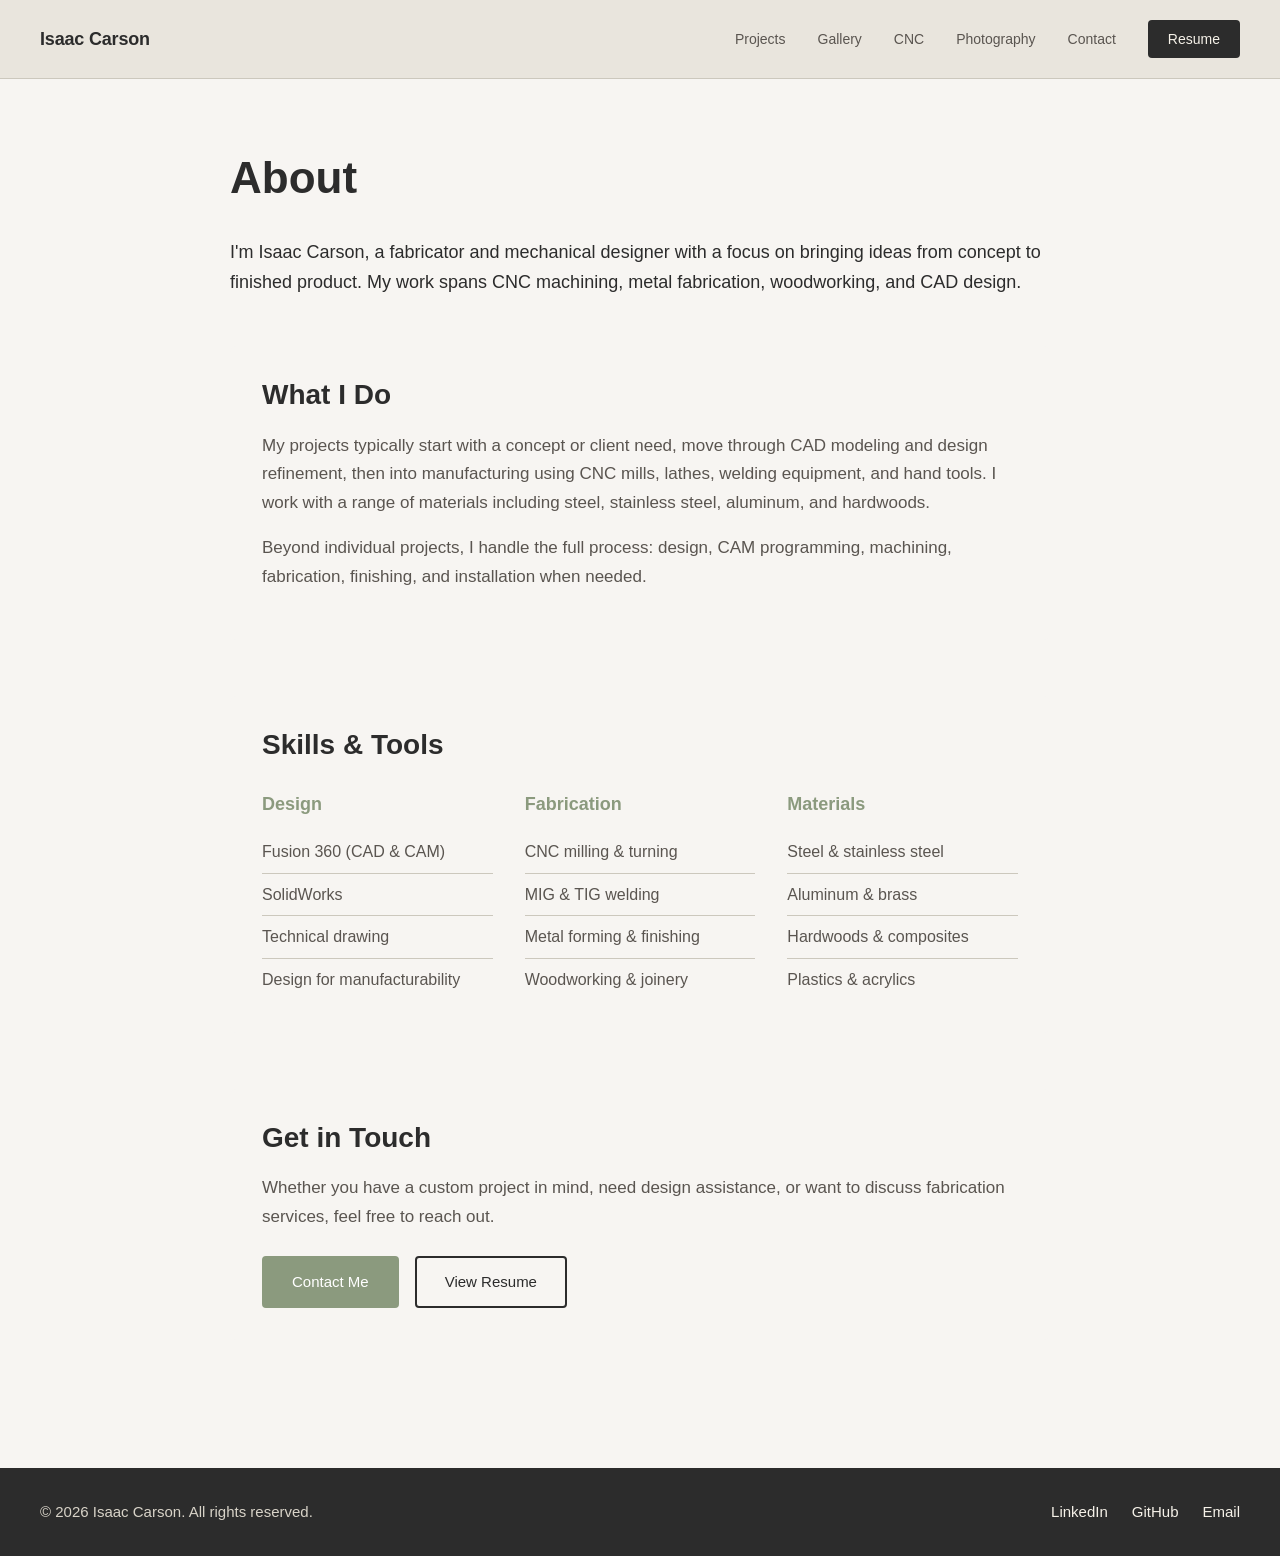
<file: about.html>
<!DOCTYPE html>
<html lang="en">
<head>
    <meta charset="UTF-8">
    <meta name="viewport" content="width=device-width, initial-scale=1.0">
    <meta name="description" content="About Isaac Carson - Fabrication, mechanical design, and engineering portfolio">
    <title>About | Isaac Carson</title>
    <link rel="stylesheet" href="style.css">
</head>
<body>

    <!-- Navigation -->
    <header class="header">
        <nav class="nav-container">
            <a href="/" class="logo">Isaac Carson</a>
            <div class="nav-links">
                <a href="index.html#projects" class="nav-link">Projects</a>
                <a href="index.html#gallery" class="nav-link">Gallery</a>
                <a href="index.html#cnc" class="nav-link">CNC</a>
                <a href="photography.html" class="nav-link">Photography</a>
                <a href="index.html#contact" class="nav-link">Contact</a>
                <a href="resume.pdf" class="nav-link nav-resume" target="_blank">Resume</a>
            </div>
        </nav>
    </header>

    <!-- About Content -->
    <section class="about-page">
        <div class="section-container-narrow">
            <h1 class="section-title">About</h1>
            
            <div class="about-content">
                <div class="about-intro">
                    <p>
                        I'm Isaac Carson, a fabricator and mechanical designer with a focus on 
                        bringing ideas from concept to finished product. My work spans CNC machining, 
                        metal fabrication, woodworking, and CAD design.
                    </p>
                </div>

                <div class="about-section-block">
                    <h2>What I Do</h2>
                    <p>
                        My projects typically start with a concept or client need, move through 
                        CAD modeling and design refinement, then into manufacturing using CNC mills, 
                        lathes, welding equipment, and hand tools. I work with a range of materials 
                        including steel, stainless steel, aluminum, and hardwoods.
                    </p>
                    <p>
                        Beyond individual projects, I handle the full process: design, CAM programming, 
                        machining, fabrication, finishing, and installation when needed.
                    </p>
                </div>

                <div class="about-section-block">
                    <h2>Skills & Tools</h2>
                    <div class="skills-list">
                        <div class="skill-category">
                            <h3>Design</h3>
                            <ul>
                                <li>Fusion 360 (CAD & CAM)</li>
                                <li>SolidWorks</li>
                                <li>Technical drawing</li>
                                <li>Design for manufacturability</li>
                            </ul>
                        </div>
                        <div class="skill-category">
                            <h3>Fabrication</h3>
                            <ul>
                                <li>CNC milling & turning</li>
                                <li>MIG & TIG welding</li>
                                <li>Metal forming & finishing</li>
                                <li>Woodworking & joinery</li>
                            </ul>
                        </div>
                        <div class="skill-category">
                            <h3>Materials</h3>
                            <ul>
                                <li>Steel & stainless steel</li>
                                <li>Aluminum & brass</li>
                                <li>Hardwoods & composites</li>
                                <li>Plastics & acrylics</li>
                            </ul>
                        </div>
                    </div>
                </div>

                <div class="about-section-block">
                    <h2>Get in Touch</h2>
                    <p>
                        Whether you have a custom project in mind, need design assistance, or want 
                        to discuss fabrication services, feel free to reach out.
                    </p>
                    <div class="about-cta">
                        <a href="index.html#contact" class="btn btn-primary">Contact Me</a>
                        <a href="resume.pdf" class="btn btn-secondary" target="_blank">View Resume</a>
                    </div>
                </div>
            </div>
        </div>
    </section>

    <!-- Footer -->
    <footer class="footer">
        <div class="footer-container">
            <p>&copy; 2026 Isaac Carson. All rights reserved.</p>
            <div class="footer-links">
                <a href="https://linkedin.com/in/yourprofile" target="_blank">LinkedIn</a>
                <a href="https://github.com/yourprofile" target="_blank">GitHub</a>
                <a href="mailto:isaac@example.com">Email</a>
            </div>
        </div>
    </footer>

</body>
</html>
</file>
<file: style.css>
/* ===============================================
   COLOR PALETTE - UPDATED (Softer on Eyes)
   ===============================================
   
   Primary Background: #E8E4DC (Softer Warm Cream)
   Secondary Background: #F7F5F2 (Off-White)
   Accent Sage: #8B9A7E (Muted Sage Green)
   Dark Primary: #2C2C2C (Charcoal)
   Dark Secondary: #5A5550 (Warm Brown-Gray)
   Accent Brown: #8C7A6B (Earth Brown)
   Light Sage: #B8C4AE (Soft Sage)
   Border: #CCC8BD (Darker Subtle Border)
   
================================================= */

/* Reset & Base */
* {
    margin: 0;
    padding: 0;
    box-sizing: border-box;
}

html {
    scroll-behavior: smooth;
}

body {
    font-family: -apple-system, BlinkMacSystemFont, 'Segoe UI', 'Helvetica Neue', Arial, sans-serif;
    font-size: 16px;
    line-height: 1.6;
    color: #2C2C2C;
    background-color: #E8E4DC;
    -webkit-font-smoothing: antialiased;
    -moz-osx-font-smoothing: grayscale;
}

/* Typography */
h1, h2, h3, h4, h5, h6 {
    font-weight: 600;
    line-height: 1.2;
    color: #2C2C2C;
}

a {
    text-decoration: none;
    color: inherit;
    transition: all 0.25s ease;
}

img {
    max-width: 100%;
    height: auto;
    display: block;
}


/* ===============================================
   HEADER & NAVIGATION
================================================= */

.header {
    position: fixed;
    top: 0;
    left: 0;
    right: 0;
    background: rgba(232, 228, 220, 0.95);
    backdrop-filter: blur(10px);
    border-bottom: 1px solid #CCC8BD;
    z-index: 1000;
}

.nav-container {
    max-width: 1400px;
    margin: 0 auto;
    padding: 1.25rem 2.5rem;
    display: flex;
    justify-content: space-between;
    align-items: center;
}

.logo {
    font-size: 1.125rem;
    font-weight: 600;
    color: #2C2C2C;
    letter-spacing: -0.01em;
}

.logo:hover {
    color: #8B9A7E;
}

.nav-links {
    display: flex;
    gap: 2rem;
    align-items: center;
}

.nav-link {
    font-size: 0.9375rem;
    color: #5A5550;
    font-weight: 500;
    position: relative;
}

.nav-link:hover {
    color: #2C2C2C;
}

.nav-link::after {
    content: '';
    position: absolute;
    bottom: -4px;
    left: 0;
    width: 0;
    height: 2px;
    background: #8B9A7E;
    transition: width 0.25s ease;
}

.nav-link:hover::after {
    width: 100%;
}

.nav-resume {
    padding: 0.5rem 1.25rem;
    background: #2C2C2C;
    color: #F5F1E8;
    border-radius: 4px;
}

.nav-resume:hover {
    background: #8B9A7E;
    color: #FFFFFF;
}

.nav-resume::after {
    display: none;
}


/* ===============================================
   HERO SECTION
================================================= */

.hero {
    padding-top: 5rem;
    background: #F7F5F2;
}

.hero-container {
    max-width: 1400px;
    margin: 0 auto;
    padding: 5rem 2.5rem;
    display: grid;
    grid-template-columns: 1.1fr 0.9fr;
    gap: 4rem;
    align-items: center;
    min-height: calc(100vh - 5rem);
}

.hero-content {
    max-width: 600px;
}

.hero-title {
    font-size: clamp(2.5rem, 5vw, 3.75rem);
    font-weight: 600;
    margin-bottom: 1.25rem;
    color: #2C2C2C;
    letter-spacing: -0.02em;
}

.hero-subtitle {
    font-size: 1.125rem;
    line-height: 1.7;
    color: #5A5550;
    margin-bottom: 2rem;
}

.hero-actions {
    display: flex;
    gap: 1rem;
    flex-wrap: wrap;
}

.hero-media {
    display: flex;
    align-items: center;
    justify-content: center;
}

.cad-render-container {
    width: 100%;
    aspect-ratio: 1 / 1;
    background: #E8E4DC;
    border: 2px solid #CCC8BD;
    border-radius: 6px;
    display: flex;
    align-items: center;
    justify-content: center;
    position: relative;
    overflow: hidden;
}

.render-placeholder {
    text-align: center;
    color: #8C7A6B;
}

.render-placeholder p {
    font-size: 1.125rem;
    font-weight: 600;
    margin-bottom: 0.5rem;
}

.render-placeholder span {
    font-size: 0.875rem;
    color: #5A5550;
}


/* ===============================================
   BUTTONS
================================================= */

.btn {
    display: inline-block;
    padding: 0.75rem 1.75rem;
    font-size: 0.9375rem;
    font-weight: 500;
    border-radius: 4px;
    cursor: pointer;
    border: 2px solid transparent;
    transition: all 0.25s ease;
}

.btn-primary {
    background: #8B9A7E;
    color: #FFFFFF;
    border-color: #8B9A7E;
}

.btn-primary:hover {
    background: #7A8A6D;
    border-color: #7A8A6D;
}

.btn-secondary {
    background: transparent;
    color: #2C2C2C;
    border-color: #2C2C2C;
}

.btn-secondary:hover {
    background: #2C2C2C;
    color: #F5F1E8;
}


/* ===============================================
   SECTIONS
================================================= */

.section-container {
    max-width: 1400px;
    margin: 0 auto;
    padding: 4.5rem 2.5rem;
}

.section-container-narrow {
    max-width: 900px;
    margin: 0 auto;
    padding: 4.5rem 2.5rem;
}

.section-title {
    font-size: clamp(2rem, 4vw, 2.75rem);
    margin-bottom: 1rem;
    color: #2C2C2C;
    font-weight: 600;
}

.section-intro {
    font-size: 1.0625rem;
    color: #5A5550;
    margin-bottom: 3rem;
    max-width: 700px;
}


/* ===============================================
   FEATURED PROJECTS
================================================= */

.featured-projects {
    background: #E8E4DC;
}

.projects-grid {
    display: grid;
    grid-template-columns: repeat(auto-fit, minmax(340px, 1fr));
    gap: 2rem;
}

.project-card {
    background: #F7F5F2;
    border-radius: 6px;
    overflow: hidden;
    transition: transform 0.3s ease, box-shadow 0.3s ease;
    display: flex;
    flex-direction: column;
}

.project-card:hover {
    transform: translateY(-4px);
    box-shadow: 0 8px 24px rgba(44, 44, 44, 0.12);
}

.project-image {
    width: 100%;
    aspect-ratio: 4 / 3;
    overflow: hidden;
    background: #E8E4DC;
}

.project-image img {
    width: 100%;
    height: 100%;
    object-fit: cover;
    transition: transform 0.4s ease;
}

.project-card:hover .project-image img {
    transform: scale(1.05);
}

.project-details {
    padding: 1.75rem;
    display: flex;
    flex-direction: column;
    flex: 1;
}

.project-title {
    font-size: 1.375rem;
    font-weight: 600;
    margin-bottom: 0.5rem;
    color: #2C2C2C;
}

.project-description {
    font-size: 1rem;
    color: #5A5550;
    margin-bottom: 1rem;
    line-height: 1.5;
}

.project-tags {
    font-size: 0.8125rem;
    color: #8C7A6B;
    font-weight: 500;
    text-transform: uppercase;
    letter-spacing: 0.05em;
    margin-bottom: 1.5rem;
    display: block;
}

.project-btn {
    display: inline-block;
    padding: 0.625rem 1.5rem;
    background: transparent;
    color: #8B9A7E;
    border: 2px solid #8B9A7E;
    border-radius: 4px;
    font-size: 0.9375rem;
    font-weight: 500;
    text-decoration: none;
    transition: all 0.25s ease;
    text-align: center;
    align-self: flex-start;
    margin-top: auto;
}

.project-btn:hover {
    background: #8B9A7E;
    color: #FFFFFF;
}


/* ===============================================
   GALLERY SECTION
================================================= */

.gallery-section {
    background: #F7F5F2;
}

.gallery-grid {
    display: grid;
    grid-template-columns: repeat(auto-fit, minmax(280px, 1fr));
    gap: 1.5rem;
}

.gallery-item {
    position: relative;
    aspect-ratio: 1 / 1;
    overflow: hidden;
    border-radius: 4px;
    cursor: pointer;
    background: #E8E4DC;
}

.gallery-item img {
    width: 100%;
    height: 100%;
    object-fit: cover;
    transition: transform 0.4s ease;
}

.gallery-overlay {
    position: absolute;
    bottom: 0;
    left: 0;
    right: 0;
    background: linear-gradient(to top, rgba(44, 44, 44, 0.85), transparent);
    padding: 1.5rem 1rem 1rem;
    transform: translateY(100%);
    transition: transform 0.3s ease;
}

.gallery-overlay span {
    color: #F7F5F2;
    font-size: 0.9375rem;
    font-weight: 500;
}

.gallery-item:hover img {
    transform: scale(1.1);
}

.gallery-item:hover .gallery-overlay {
    transform: translateY(0);
}


/* ===============================================
   CNC CAPABILITIES SECTION
================================================= */

.cnc-section {
    background: #E8E4DC;
}

.cnc-content {
    max-width: 900px;
    margin: 0 auto;
    text-align: center;
}

.cnc-intro {
    font-size: 1.125rem;
    line-height: 1.7;
    color: #5A5550;
    margin-bottom: 3rem;
}

.capabilities-grid {
    display: grid;
    grid-template-columns: repeat(auto-fit, minmax(200px, 1fr));
    gap: 2rem;
    margin-bottom: 2.5rem;
}

.capability-item {
    text-align: center;
}

.capability-icon {
    width: 60px;
    height: 60px;
    margin: 0 auto 1rem;
    background: #8B9A7E;
    border-radius: 50%;
    display: flex;
    align-items: center;
    justify-content: center;
    font-size: 1.5rem;
    color: #F7F5F2;
}

.capability-item h3 {
    font-size: 1.125rem;
    font-weight: 600;
    color: #2C2C2C;
    margin-bottom: 0.5rem;
}

.capability-item p {
    font-size: 0.9375rem;
    color: #5A5550;
    line-height: 1.5;
}


/* ===============================================
   PHOTOGRAPHY EASTER EGG
================================================= */

.photography-easter-egg {
    background: #F7F5F2;
    padding: 3rem 2.5rem;
    text-align: center;
}

.easter-egg-container {
    max-width: 600px;
    margin: 0 auto;
}

.easter-egg-hint {
    font-size: 0.9375rem;
    color: #8C7A6B;
    margin-bottom: 1rem;
    font-style: italic;
}

.easter-egg-link {
    display: inline-block;
    padding: 0.625rem 1.5rem;
    background: transparent;
    color: #8C7A6B;
    border: 1px solid #CCC8BD;
    border-radius: 4px;
    font-size: 0.9375rem;
    font-weight: 500;
    text-decoration: none;
    transition: all 0.25s ease;
}

.easter-egg-link:hover {
    background: #8C7A6B;
    color: #F7F5F2;
    border-color: #8C7A6B;
}


/* ===============================================
   CONTACT SECTION - SUBTLE REDESIGN
================================================= */

.contact-section {
    background: #E8E4DC;
    padding: 4rem 2.5rem;
}

.contact-subtle {
    max-width: 700px;
    margin: 0 auto;
    text-align: center;
}

.contact-subtle h2 {
    font-size: clamp(1.75rem, 4vw, 2.25rem);
    margin-bottom: 1rem;
}

.contact-subtle p {
    font-size: 1.0625rem;
    color: #5A5550;
    margin-bottom: 2rem;
}

.contact-methods {
    display: flex;
    justify-content: center;
    gap: 1.5rem;
    flex-wrap: wrap;
}

.contact-method {
    display: inline-flex;
    align-items: center;
    gap: 0.5rem;
    padding: 0.75rem 1.5rem;
    background: #F7F5F2;
    border: 1px solid #CCC8BD;
    border-radius: 4px;
    color: #5A5550;
    text-decoration: none;
    font-size: 0.9375rem;
    font-weight: 500;
    transition: all 0.25s ease;
}

.contact-method:hover {
    background: #8B9A7E;
    color: #F7F5F2;
    border-color: #8B9A7E;
}


/* ===============================================
   PHOTOGRAPHY SECTION (Old - Remove)
================================================= */

.photography-section {
    display: none; /* Replaced with easter egg */
}

.photography-grid {
    display: grid;
    grid-template-columns: repeat(auto-fit, minmax(300px, 1fr));
    gap: 1.25rem;
}

.photo-item {
    aspect-ratio: 3 / 2;
    overflow: hidden;
    border-radius: 4px;
    background: #E8E4DC;
}

.photo-item img {
    width: 100%;
    height: 100%;
    object-fit: cover;
    transition: opacity 0.3s ease;
}

.photo-item:hover img {
    opacity: 0.9;
}


/* ===============================================
   CONTACT SECTION (Old - Replaced)
================================================= */

.contact-section.old-style {
    background: #FFFFFF;
    display: none;
}

.contact-form {
    margin-top: 2.5rem;
}

.form-group {
    margin-bottom: 1.75rem;
}

.form-group label {
    display: block;
    font-size: 0.9375rem;
    font-weight: 500;
    color: #2C2C2C;
    margin-bottom: 0.5rem;
}

.form-group input,
.form-group textarea {
    width: 100%;
    padding: 0.875rem 1rem;
    font-size: 1rem;
    font-family: inherit;
    color: #2C2C2C;
    background: #E8E4DC;
    border: 2px solid #CCC8BD;
    border-radius: 4px;
    transition: border-color 0.25s ease;
}

.form-group input:focus,
.form-group textarea:focus {
    outline: none;
    border-color: #8B9A7E;
}

.form-group textarea {
    resize: vertical;
    min-height: 140px;
}

.contact-alternative {
    margin-top: 2.5rem;
    text-align: center;
    padding-top: 2rem;
    border-top: 1px solid #CCC8BD;
}

.contact-alternative p {
    color: #5A5550;
}

.contact-alternative a {
    color: #8B9A7E;
    font-weight: 500;
}

.contact-alternative a:hover {
    color: #7A8A6D;
    text-decoration: underline;
}


/* ===============================================
   FOOTER
================================================= */

.footer {
    background: #2C2C2C;
    color: #F5F1E8;
}

.footer-container {
    max-width: 1400px;
    margin: 0 auto;
    padding: 2rem 2.5rem;
    display: flex;
    justify-content: space-between;
    align-items: center;
    flex-wrap: wrap;
    gap: 1.5rem;
}

.footer p {
    font-size: 0.9375rem;
    color: #D8D3C8;
}

.footer-links {
    display: flex;
    gap: 1.5rem;
}

.footer-links a {
    font-size: 0.9375rem;
    color: #F5F1E8;
    font-weight: 500;
}

.footer-links a:hover {
    color: #8B9A7E;
}


.nav-link.active {
    color: #2C2C2C;
}

.nav-link.active::after {
    width: 100%;
}


/* ===============================================
   ANIMATIONS
================================================= */

.fade-in {
    opacity: 0;
    transform: translateY(20px);
    transition: opacity 0.6s ease, transform 0.6s ease;
}

.fade-in-visible {
    opacity: 1;
    transform: translateY(0);
}

body.loaded {
    /* Prevent any flash of unstyled content */
}

body.page-loaded {
    /* Additional class for when page fully loads */
}


/* ===============================================
   PHOTOGRAPHY PAGE
================================================= */

.photography-hero {
    padding-top: 5rem;
    background: #F7F5F2;
}

.photography-full-gallery {
    background: #E8E4DC;
    padding: 4rem 2.5rem;
}

.photo-gallery-grid {
    display: grid;
    grid-template-columns: repeat(auto-fit, minmax(300px, 1fr));
    gap: 1.5rem;
}

.photo-gallery-item {
    aspect-ratio: 3 / 2;
    overflow: hidden;
    border-radius: 4px;
    background: #F7F5F2;
}

.photo-gallery-item img {
    width: 100%;
    height: 100%;
    object-fit: cover;
    transition: transform 0.4s ease;
}

.photo-gallery-item:hover img {
    transform: scale(1.05);
}

.photography-return {
    background: #F7F5F2;
    padding: 3.5rem 2.5rem;
    text-align: center;
}

.photography-return p {
    font-size: 1.125rem;
    color: #5A5550;
    margin-bottom: 1.5rem;
}

/* Back link for all pages */
.back-link {
    display: inline-flex;
    align-items: center;
    gap: 0.5rem;
    font-size: 0.9375rem;
    color: #8B9A7E;
    text-decoration: none;
    font-weight: 500;
    margin-bottom: 2rem;
    transition: color 0.25s ease;
}

.back-link:hover {
    color: #7A8A6D;
}


/* ===============================================
   ABOUT PAGE
================================================= */

.about-page {
    padding-top: 5rem;
    background: #F7F5F2;
    min-height: calc(100vh - 5rem);
}

.about-content {
    margin-top: 2rem;
}

.about-intro {
    font-size: 1.25rem;
    line-height: 1.7;
    color: #2C2C2C;
    margin-bottom: 3rem;
    font-weight: 500;
}

.about-section-block {
    margin-bottom: 3.5rem;
    padding: 2rem;
    background: #F7F5F2;
    border-radius: 6px;
}

.about-section-block h2 {
    font-size: 1.75rem;
    font-weight: 600;
    margin-bottom: 1.25rem;
    color: #2C2C2C;
}

.about-section-block p {
    font-size: 1.0625rem;
    line-height: 1.7;
    color: #5A5550;
    margin-bottom: 1rem;
}

.skills-list {
    display: grid;
    grid-template-columns: repeat(auto-fit, minmax(200px, 1fr));
    gap: 2rem;
    margin-top: 2rem;
}

.skill-category h3 {
    font-size: 1.125rem;
    font-weight: 600;
    color: #8B9A7E;
    margin-bottom: 1rem;
}

.skill-category ul {
    list-style: none;
}

.skill-category li {
    font-size: 1rem;
    color: #5A5550;
    padding: 0.5rem 0;
    border-bottom: 1px solid #CCC8BD;
}

.skill-category li:last-child {
    border-bottom: none;
}

.about-cta {
    display: flex;
    gap: 1rem;
    margin-top: 1.5rem;
}


/* ===============================================
   RESPONSIVE - MOBILE FIRST APPROACH
================================================= */

/* Small Mobile (max 480px) */
@media (max-width: 480px) {
    .logo {
        font-size: 1rem;
    }

    .nav-links {
        gap: 0.75rem;
    }

    .nav-link {
        font-size: 0.8125rem;
    }

    .nav-resume {
        padding: 0.4rem 1rem;
        font-size: 0.8125rem;
    }

    .hero-title {
        font-size: 2rem;
        line-height: 1.15;
    }

    .hero-subtitle {
        font-size: 1rem;
    }

    .section-title {
        font-size: 1.75rem;
    }

    .section-intro {
        font-size: 1rem;
    }

    .project-title {
        font-size: 1.25rem;
    }

    .project-description {
        font-size: 0.9375rem;
    }

    .project-btn {
        width: 100%;
        padding: 0.75rem 1.5rem;
    }

    .capabilities-grid {
        grid-template-columns: 1fr;
        gap: 2rem;
    }

    .contact-methods {
        flex-direction: column;
        width: 100%;
    }

    .contact-method {
        width: 100%;
        justify-content: center;
    }
}

/* Tablet (768px - 1023px) */
@media (min-width: 768px) and (max-width: 1023px) {
    .hero-container {
        gap: 3.5rem;
    }

    .projects-grid {
        grid-template-columns: repeat(2, 1fr);
    }

    .gallery-grid {
        grid-template-columns: repeat(3, 1fr);
    }

    .photography-grid {
        grid-template-columns: repeat(2, 1fr);
    }

    .photo-gallery-grid {
        grid-template-columns: repeat(2, 1fr);
    }

    .capabilities-grid {
        grid-template-columns: repeat(2, 1fr);
    }
}

/* Standard Tablet & Up (768px+) */
@media (min-width: 768px) {
    .nav-container {
        padding: 1rem 1.5rem;
    }

    .nav-links {
        gap: 1rem;
    }

    .nav-link {
        font-size: 0.875rem;
    }

    .hero-container {
        grid-template-columns: 1fr;
        gap: 3rem;
        padding: 3rem 1.5rem;
        min-height: auto;
    }

    .hero-actions {
        flex-direction: row;
        width: auto;
    }

    .hero-actions .btn {
        width: auto;
        text-align: center;
    }

    .section-container,
    .section-container-narrow {
        padding: 3rem 1.5rem;
    }

    .projects-grid {
        grid-template-columns: 1fr;
        gap: 1.5rem;
    }

    .gallery-grid {
        grid-template-columns: repeat(auto-fit, minmax(240px, 1fr));
        gap: 1rem;
    }

    .photography-grid {
        grid-template-columns: 1fr;
        gap: 1rem;
    }

    .photo-gallery-grid {
        grid-template-columns: 1fr;
        gap: 1rem;
    }

    .capabilities-grid {
        grid-template-columns: 1fr;
    }

    .contact-methods {
        flex-direction: column;
        gap: 1rem;
    }

    .footer-container {
        flex-direction: column;
        text-align: center;
        padding: 2rem 1.5rem;
    }

    /* About page responsive */
    .about-intro {
        font-size: 1.125rem;
    }

    .skills-list {
        grid-template-columns: 1fr;
        gap: 2rem;
    }

    .about-cta {
        flex-direction: row;
    }

    .about-cta .btn {
        width: auto;
        text-align: center;
    }
}

/* Desktop (1024px+) */
@media (min-width: 1024px) {
    .nav-container {
        padding: 1.25rem 2.5rem;
    }

    .nav-links {
        gap: 2rem;
    }

    .hero-container {
        grid-template-columns: 1.1fr 0.9fr;
        gap: 4rem;
        padding: 5rem 2.5rem;
        min-height: calc(100vh - 5rem);
    }

    .section-container,
    .section-container-narrow {
        padding: 4.5rem 2.5rem;
    }

    .projects-grid {
        grid-template-columns: repeat(3, 1fr);
        gap: 2rem;
    }

    .gallery-grid {
        grid-template-columns: repeat(auto-fit, minmax(280px, 1fr));
        gap: 1.5rem;
    }

    .photography-grid {
        grid-template-columns: repeat(4, 1fr);
        gap: 1.25rem;
    }

    .photo-gallery-grid {
        grid-template-columns: repeat(3, 1fr);
        gap: 1.5rem;
    }

    .capabilities-grid {
        grid-template-columns: repeat(4, 1fr);
    }

    .footer-container {
        flex-direction: row;
        text-align: left;
        padding: 2rem 2.5rem;
    }

    .skills-list {
        grid-template-columns: repeat(3, 1fr);
    }

    .about-cta {
        flex-direction: row;
    }
}

/* Large Desktop (1400px+) */
@media (min-width: 1400px) {
    .hero-container,
    .section-container {
        max-width: 1600px;
    }

    .section-container-narrow {
        max-width: 1000px;
    }
}

/* Touch Device Optimizations */
@media (hover: none) and (pointer: coarse) {
    .project-card {
        transform: none;
    }

    .project-card:active {
        transform: scale(0.98);
    }

    .btn {
        min-height: 44px; /* iOS touch target minimum */
    }

    .nav-link {
        padding: 0.5rem 0;
    }
}
</file>
